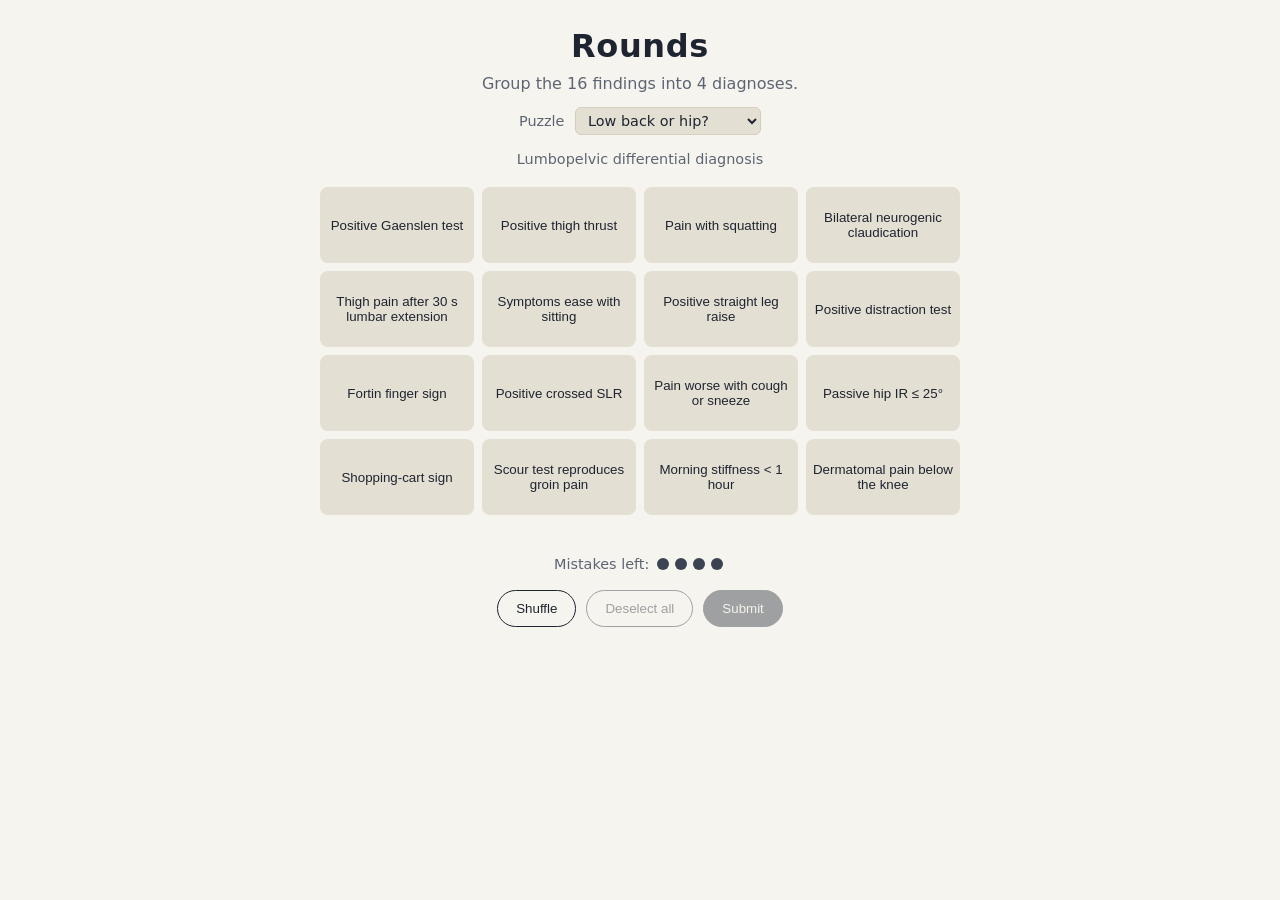
<file: projects/03-rounds-game/index.html>
<!doctype html>
<html lang="en">
<head>
  <meta charset="utf-8">
  <meta name="viewport" content="width=device-width, initial-scale=1">
  <title>Rounds</title>
  <link rel="stylesheet" href="styles.css">
</head>
<body>
  <header>
    <h1>Rounds</h1>
    <p class="tagline">Group the 16 findings into 4 diagnoses.</p>
    <label class="picker">Puzzle
      <select id="puzzle-select" aria-label="Choose a puzzle"></select>
    </label>
  </header>

  <main>
    <p id="topic" class="topic"></p>
    <div id="solved" class="solved" aria-live="polite"></div>
    <div id="grid" class="grid" role="group" aria-label="Clinical findings"></div>
    <p id="message" class="message" role="status" aria-live="polite"></p>

    <div class="mistakes">Mistakes left:
      <span id="mistake-dots" aria-label=""></span>
    </div>

    <div class="controls">
      <button id="shuffle" type="button">Shuffle</button>
      <button id="deselect" type="button">Deselect all</button>
      <button id="submit" type="button" class="primary" disabled>Submit</button>
    </div>
    <div class="controls end-controls" hidden id="end-controls">
      <button id="restart" type="button">Play again</button>
      <button id="next" type="button" class="primary">Next puzzle</button>
    </div>

    <section id="load-error" class="load-error" hidden>
      <h2>Couldn't load puzzles.json</h2>
      <p>Browsers block reading local files from a page opened by double-click. Either run
        <code>python3 -m http.server</code> in this folder and open
        <code>http://localhost:8000</code>, or pick the file here:</p>
      <input type="file" id="file-input" accept=".json,application/json">
      <pre id="error-detail"></pre>
    </section>
  </main>
  <script src="game.js"></script>
</body>
</html>
</file>
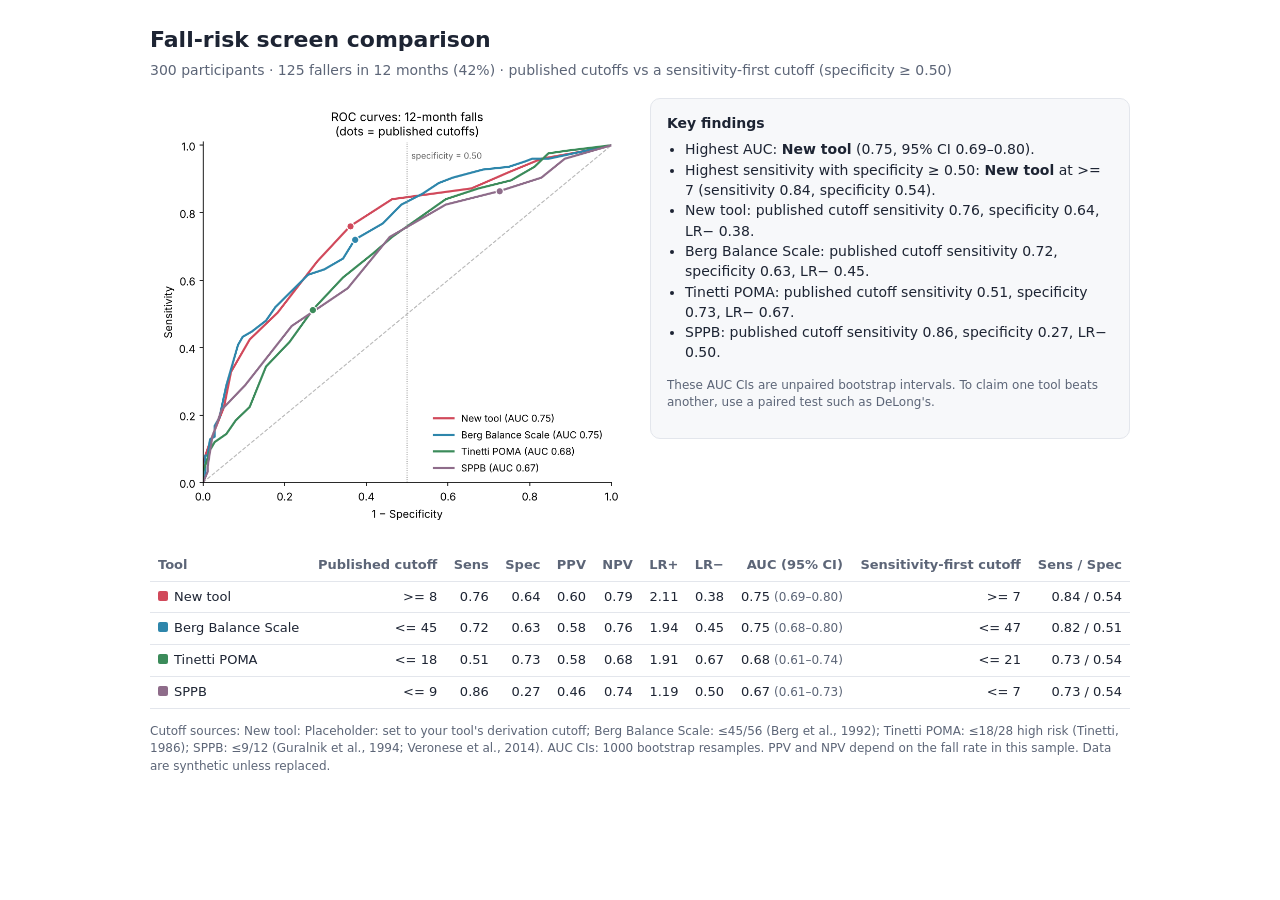
<file: projects/02-fall-risk-accuracy/output/report.html>
<!doctype html>
<html lang="en"><head><meta charset="utf-8"><meta name="viewport" content="width=device-width,initial-scale=1">
<title>Fall-Risk Screen Comparison</title>
<style>
:root{--bg:#fff;--fg:#1d2433;--muted:#5c6577;--line:#e3e6ec;--card:#f7f8fa}
@media (prefers-color-scheme:dark){:root{--bg:#14171c;--fg:#e6e9ef;--muted:#9aa3b2;--line:#2a2f38;--card:#1b1f26}}
body{background:var(--bg);color:var(--fg);font:14px/1.45 system-ui,-apple-system,Segoe UI,sans-serif;margin:0;padding:24px 16px}
main{max-width:980px;margin:0 auto} h1{font-size:22px;margin:0 0 4px} .sub{color:var(--muted);margin:0 0 18px}
.grid{display:grid;grid-template-columns:minmax(0,1fr) minmax(0,1fr);gap:20px;align-items:start}
@media (max-width:760px){.grid{grid-template-columns:1fr}}
img{max-width:100%;background:#fff;border-radius:8px} .card{background:var(--card);border:1px solid var(--line);border-radius:10px;padding:14px 16px}
.wrap{overflow-x:auto} table{border-collapse:collapse;width:100%;font-size:13px;margin-top:18px}
th,td{padding:6px 8px;border-bottom:1px solid var(--line);text-align:right;white-space:nowrap} th:first-child,td:first-child{text-align:left}
th{color:var(--muted);font-weight:600} .ci{color:var(--muted);font-size:12px}
.sw{display:inline-block;width:10px;height:10px;border-radius:2px;margin-right:6px} ul{padding-left:18px;margin:6px 0}
.foot{color:var(--muted);font-size:12px;margin-top:14px}
</style></head><body><main>
<h1>Fall-risk screen comparison</h1>
<p class="sub">300 participants · 125 fallers in 12 months (42%) · published cutoffs vs a sensitivity-first cutoff (specificity ≥ 0.50)</p>
<div class="grid">
  <img src="[data-uri]" alt="Overlaid ROC curves for the four screening tools">
  <div class="card"><strong>Key findings</strong><ul>
    <li>Highest AUC: <b>New tool</b> (0.75, 95% CI 0.69–0.80).</li>
    <li>Highest sensitivity with specificity ≥ 0.50: <b>New tool</b> at >= 7
        (sensitivity 0.84, specificity 0.54).</li>
    <li>New tool: published cutoff sensitivity 0.76, specificity 0.64, LR− 0.38.</li><li>Berg Balance Scale: published cutoff sensitivity 0.72, specificity 0.63, LR− 0.45.</li><li>Tinetti POMA: published cutoff sensitivity 0.51, specificity 0.73, LR− 0.67.</li><li>SPPB: published cutoff sensitivity 0.86, specificity 0.27, LR− 0.50.</li>
  </ul><p class="foot">These AUC CIs are unpaired bootstrap intervals. To claim one tool beats another, use a paired test such as DeLong's.</p></div>
</div>
<div class="wrap"><table>
<thead><tr><th>Tool</th><th>Published cutoff</th><th>Sens</th><th>Spec</th><th>PPV</th><th>NPV</th><th>LR+</th><th>LR−</th><th>AUC (95% CI)</th><th>Sensitivity-first cutoff</th><th>Sens / Spec</th></tr></thead>
<tbody><tr><td><span class='sw' style='background:#d1495b'></span>New tool</td><td>>= 8</td><td>0.76</td><td>0.64</td><td>0.60</td><td>0.79</td><td>2.11</td><td>0.38</td><td>0.75 <span class='ci'>(0.69–0.80)</span></td><td>>= 7</td><td>0.84 / 0.54</td></tr><tr><td><span class='sw' style='background:#2e86ab'></span>Berg Balance Scale</td><td><= 45</td><td>0.72</td><td>0.63</td><td>0.58</td><td>0.76</td><td>1.94</td><td>0.45</td><td>0.75 <span class='ci'>(0.68–0.80)</span></td><td><= 47</td><td>0.82 / 0.51</td></tr><tr><td><span class='sw' style='background:#3b8b5a'></span>Tinetti POMA</td><td><= 18</td><td>0.51</td><td>0.73</td><td>0.58</td><td>0.68</td><td>1.91</td><td>0.67</td><td>0.68 <span class='ci'>(0.61–0.74)</span></td><td><= 21</td><td>0.73 / 0.54</td></tr><tr><td><span class='sw' style='background:#8e6c8a'></span>SPPB</td><td><= 9</td><td>0.86</td><td>0.27</td><td>0.46</td><td>0.74</td><td>1.19</td><td>0.50</td><td>0.67 <span class='ci'>(0.61–0.73)</span></td><td><= 7</td><td>0.73 / 0.54</td></tr></tbody></table></div>
<p class="foot">Cutoff sources: New tool: Placeholder: set to your tool&#x27;s derivation cutoff; Berg Balance Scale: ≤45/56 (Berg et al., 1992); Tinetti POMA: ≤18/28 high risk (Tinetti, 1986); SPPB: ≤9/12 (Guralnik et al., 1994; Veronese et al., 2014).
AUC CIs: 1000 bootstrap resamples. PPV and NPV depend on the fall rate in this sample. Data are synthetic unless replaced.</p>
</main></body></html>
</file>
<file: projects/03-rounds-game/styles.css>
:root {
  --bg: #f6f4ef;
  --fg: #1e2430;
  --muted: #5d6573;
  --tile: #e4dfd3;
  --tile-hover: #d9d3c4;
  --tile-selected: #3b4252;
  --tile-selected-fg: #fff;
  --line: #d4cec0;
  --d1: #f2c75c; /* easiest */
  --d2: #8cc084;
  --d3: #7fb2e5;
  --d4: #c49bd8; /* hardest */
  --group-fg: #1e2430;
}
@media (prefers-color-scheme: dark) {
  :root:not([data-theme="light"]) {
    --bg: #15181e; --fg: #e8eaf0; --muted: #9aa1ad; --tile: #2a2f39; --tile-hover: #343a46;
    --tile-selected: #e8eaf0; --tile-selected-fg: #15181e; --line: #343a46;
  }
}
* { box-sizing: border-box; }
[hidden] { display: none !important; }
body {
  margin: 0; background: var(--bg); color: var(--fg);
  font: 16px/1.4 system-ui, -apple-system, "Segoe UI", sans-serif;
  padding: 16px;
}
header, main { max-width: 640px; margin: 0 auto; }
header { text-align: center; }
h1 { margin: 8px 0 0; font-size: 2rem; letter-spacing: .02em; }
.tagline { margin: 4px 0 12px; color: var(--muted); }
.picker { font-size: .9rem; color: var(--muted); }
.picker select {
  margin-left: 6px; font: inherit; color: var(--fg); background: var(--tile);
  border: 1px solid var(--line); border-radius: 6px; padding: 4px 8px;
}
.topic { text-align: center; color: var(--muted); font-size: .9rem; margin: 14px 0 10px; }

.grid, .solved { display: grid; grid-template-columns: repeat(4, minmax(0, 1fr)); gap: 8px; }
.solved { margin-bottom: 8px; }
.tile {
  min-height: 76px; padding: 6px; border: 0; border-radius: 8px;
  background: var(--tile); color: var(--fg); font: 600 .82rem/1.2 inherit;
  cursor: pointer; transition: background .12s, transform .12s; overflow-wrap: anywhere;
}
.tile:hover { background: var(--tile-hover); }
.tile[aria-pressed="true"] { background: var(--tile-selected); color: var(--tile-selected-fg); }
.tile:focus-visible, button:focus-visible, select:focus-visible { outline: 3px solid var(--d3); outline-offset: 2px; }
.tile.shake { animation: shake .35s; }
@keyframes shake { 25% { transform: translateX(-4px); } 75% { transform: translateX(4px); } }

.group {
  grid-column: 1 / -1; border-radius: 8px; padding: 10px 14px; color: var(--group-fg);
  animation: pop .25s ease-out;
}
@keyframes pop { from { transform: scale(.96); opacity: .3; } to { transform: none; opacity: 1; } }
.group.d1 { background: var(--d1); } .group.d2 { background: var(--d2); }
.group.d3 { background: var(--d3); } .group.d4 { background: var(--d4); }
.group h3 { margin: 0; font-size: 1rem; text-transform: uppercase; letter-spacing: .04em; }
.group .items { margin: 2px 0 6px; font-size: .88rem; }
.group details { font-size: .88rem; }
.group summary { cursor: pointer; font-weight: 600; }
.group details p { margin: 6px 0 2px; }
.group.missed { opacity: .85; }
.group.missed h3::after { content: " (missed)"; font-weight: 400; text-transform: none; }

.message { text-align: center; min-height: 1.4em; margin: 12px 0 4px; font-weight: 600; }
.mistakes { text-align: center; color: var(--muted); font-size: .9rem; }
#mistake-dots span {
  display: inline-block; width: 12px; height: 12px; border-radius: 50%;
  background: var(--tile-selected); margin: 0 3px; vertical-align: -1px;
}
#mistake-dots span.used { background: var(--line); }

.controls { display: flex; justify-content: center; gap: 10px; margin: 16px 0; flex-wrap: wrap; }
button {
  font: 600 .95rem inherit; padding: 10px 18px; border-radius: 999px; cursor: pointer;
  background: transparent; color: var(--fg); border: 1.5px solid var(--fg);
}
button.primary { background: var(--fg); color: var(--bg); }
button:disabled { opacity: .4; cursor: default; }

.load-error { border: 1px solid var(--line); border-radius: 8px; padding: 12px 16px; margin-top: 16px; }
.load-error h2 { font-size: 1.1rem; margin-top: 0; }
.load-error pre { white-space: pre-wrap; color: #c0392b; font-size: .85rem; }

@media (max-width: 480px) {
  .tile { min-height: 64px; font-size: .72rem; padding: 4px; }
  .grid, .solved { gap: 6px; }
}
</file>
